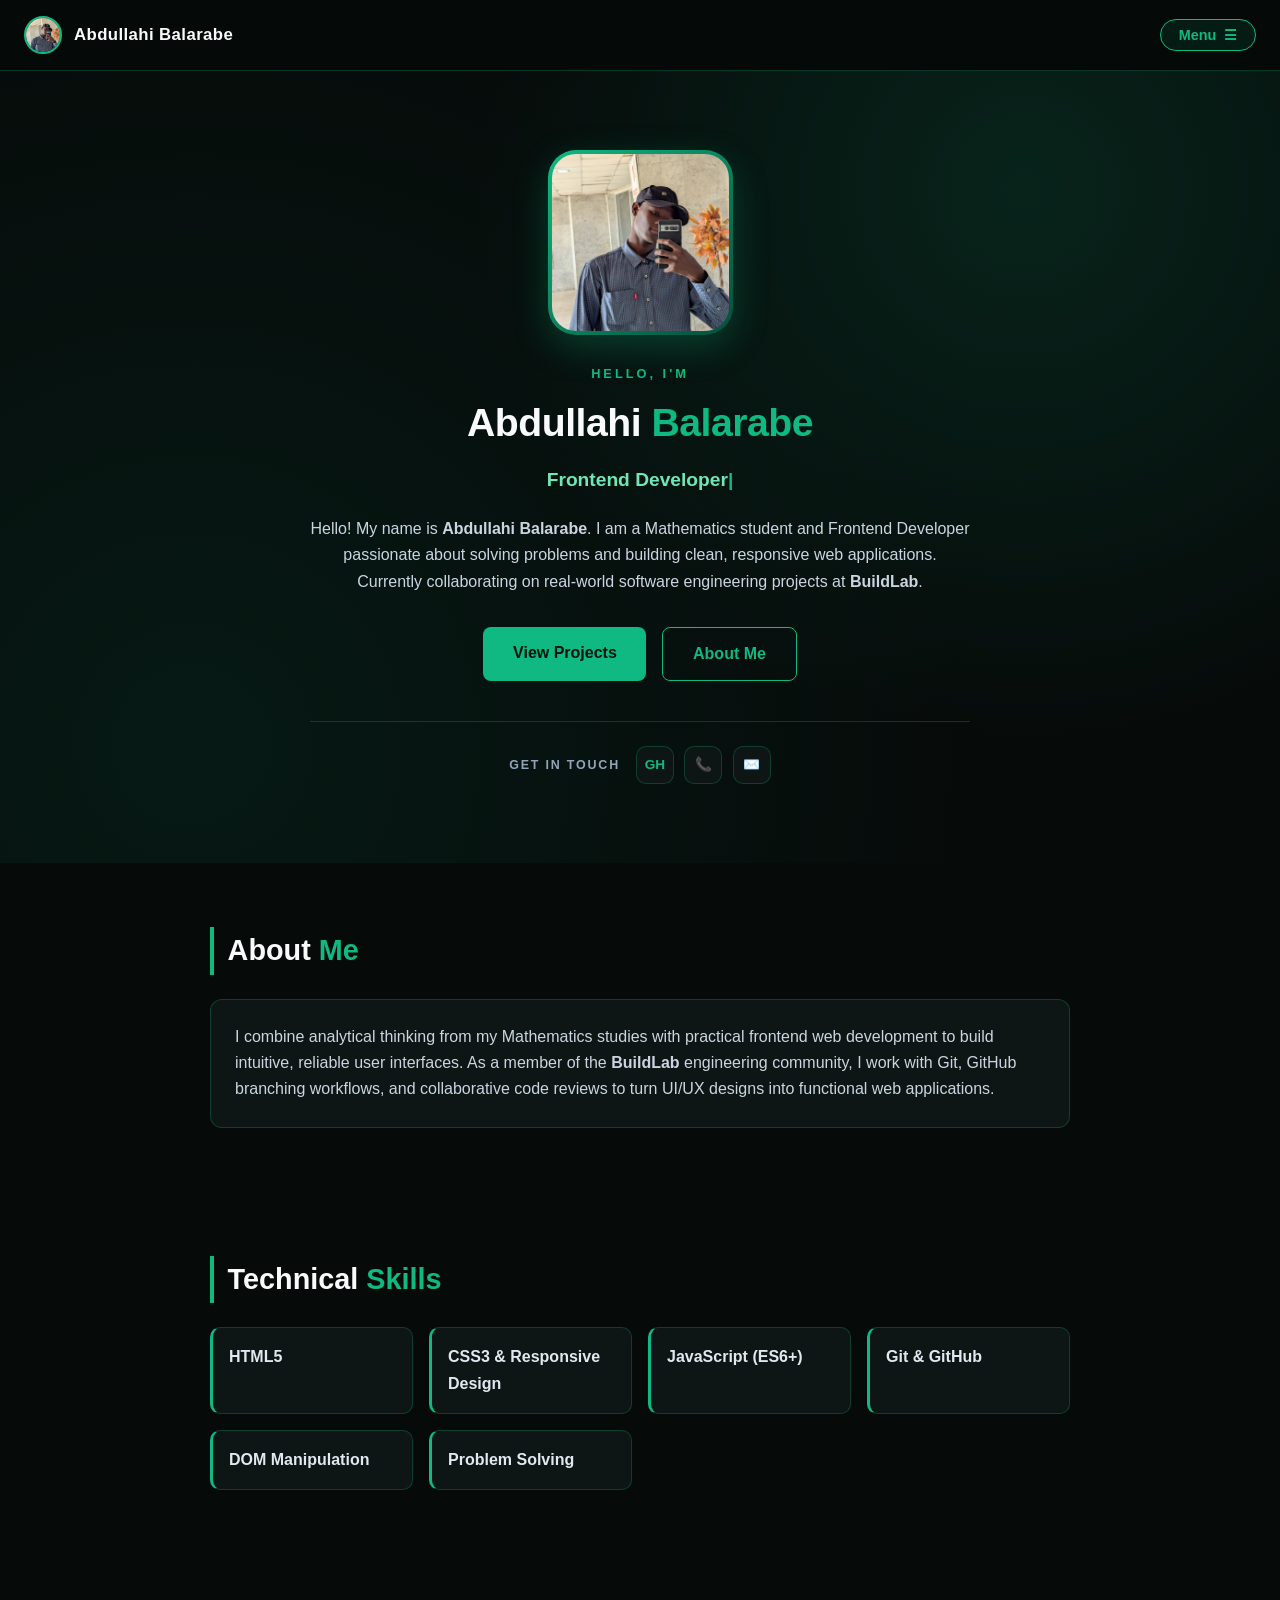
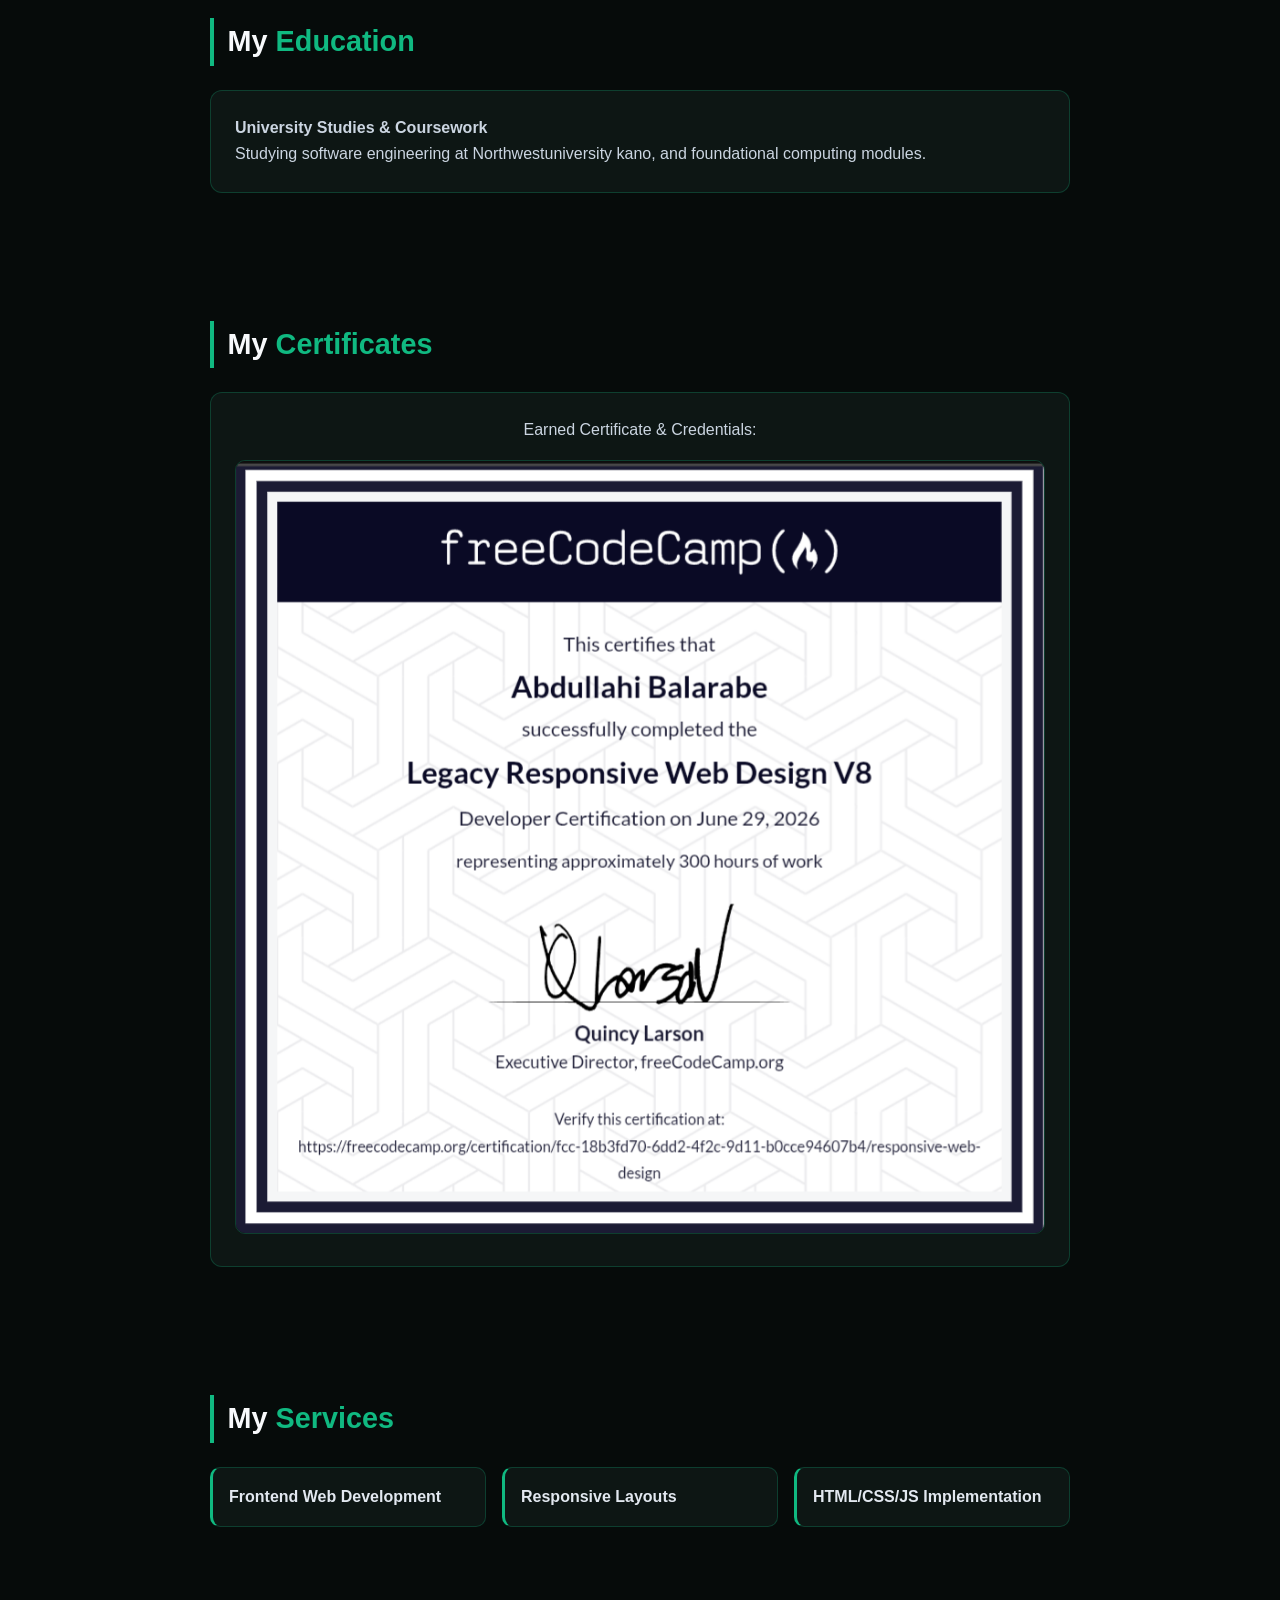
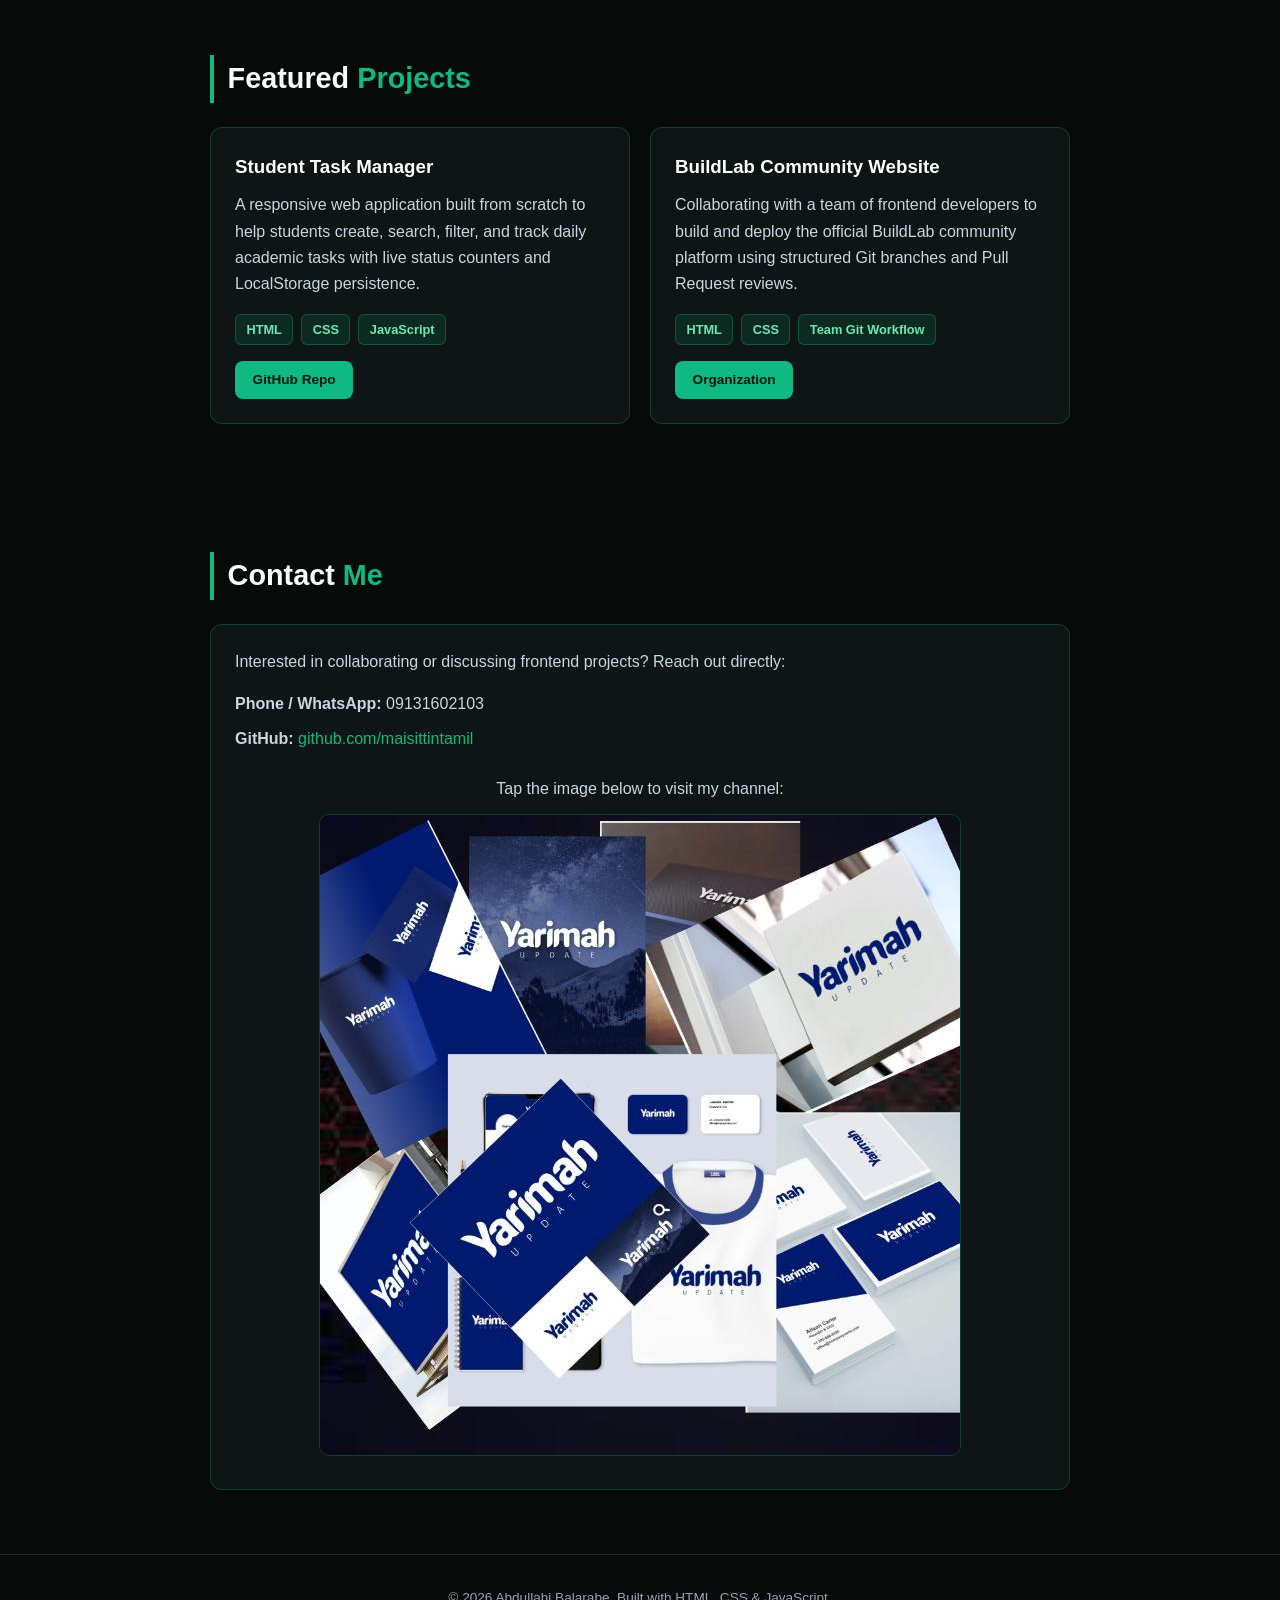
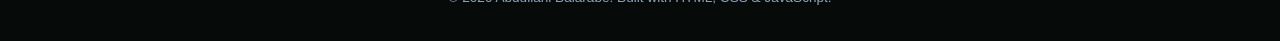
<file: index.html>
<!DOCTYPE html>
<html lang="en">
<head>
  <meta charset="UTF-8" />
  <meta name="viewport" content="width=device-width, initial-scale=1.0" />
  <title>Abdullahi Balarabe | Frontend Developer</title>
  <link rel="stylesheet" href="style.css" />
</head>
<body>

  <!-- Top Navigation Bar -->
  <header class="navbar">
    <div class="nav-brand">
      <img src="images/profile.jpg" alt="Abdullahi Balarabe" class="nav-avatar" />
      <span class="brand-name">Abdullahi Balarabe</span>
    </div>

    <button id="menu-toggle" class="menu-btn" aria-label="Toggle Menu" aria-expanded="false">
      <span>Menu</span>
      <span class="hamburger-icon">☰</span>
    </button>

    <!-- Dropdown Navigation Drawer -->
    <nav id="nav-drawer" class="nav-drawer">
      <a href="#home" class="nav-link">Home</a>
      <a href="#about" class="nav-link">About</a>
      <a href="#skills" class="nav-link">Skills</a>
      <a href="#education" class="nav-link">Education</a>
      <a href="#certificates" class="nav-link">Certificates</a>
      <a href="#services" class="nav-link">Services</a>
      <a href="#projects" class="nav-link">Projects</a>
      <a href="#contact" class="nav-link">Contact</a>
    </nav>
  </header>

  <!-- Hero Section -->
  <main id="home" class="hero">
    <div class="hero-content">
      <div class="profile-ring">
        <img src="images/profile.jpg" alt="Abdullahi Balarabe" class="hero-photo" />
      </div>

      <p class="hero-kicker">HELLO, I'M</p>
      <h1 class="hero-title">Abdullahi <span class="accent-text">Balarabe</span></h1>
      
      <div class="typing-wrapper">
        <span id="typed-role" class="typed-text">Frontend Developer</span><span class="cursor">|</span>
      </div>

      <p class="hero-bio">
        Hello! My name is <strong>Abdullahi Balarabe</strong>. I am a Mathematics student and Frontend Developer passionate about solving problems and building clean, responsive web applications. Currently collaborating on real-world software engineering projects at <strong>BuildLab</strong>.
      </p>

      <div class="hero-actions">
        <a href="#projects" class="btn btn-primary">View Projects</a>
        <a href="#about" class="btn btn-secondary">About Me</a>
      </div>

      <div class="social-strip">
        <span class="social-label">GET IN TOUCH</span>
        <div class="social-icons">
          <a href="https://github.com/maisittintamil" target="_blank" rel="noopener" class="icon-box" title="GitHub">GH</a>
          <a href="tel:09131602103" class="icon-box" title="Call Me">📞</a>
          <a href="#contact" class="icon-box" title="Message">✉️</a>
        </div>
      </div>
    </div>
  </main>

  <!-- About Section -->
  <section id="about" class="section">
    <div class="container">
      <h2 class="section-title">About <span class="accent-text">Me</span></h2>
      <div class="card">
        <p>
          I combine analytical thinking from my Mathematics studies with practical frontend web development to build intuitive, reliable user interfaces. As a member of the <strong>BuildLab</strong> engineering community, I work with Git, GitHub branching workflows, and collaborative code reviews to turn UI/UX designs into functional web applications.
        </p>
      </div>
    </div>
  </section>

  <!-- Skills Section -->
  <section id="skills" class="section">
    <div class="container">
      <h2 class="section-title">Technical <span class="accent-text">Skills</span></h2>
      <div class="skills-grid">
        <div class="skill-card">HTML5</div>
        <div class="skill-card">CSS3 & Responsive Design</div>
        <div class="skill-card">JavaScript (ES6+)</div>
        <div class="skill-card">Git & GitHub</div>
        <div class="skill-card">DOM Manipulation</div>
        <div class="skill-card">Problem Solving</div>
      </div>
    </div>
  </section>

  <!-- Education Section -->
  <section id="education" class="section">
    <div class="container">
      <h2 class="section-title">My <span class="accent-text">Education</span></h2>
      <div class="card">
        <p><strong>University Studies & Coursework</strong></p>
        <p>Studying software engineering at Northwestuniversity kano, and foundational computing modules.</p>
      </div>
    </div>
  </section>

   <!-- Certificates Section -->
  <section id="certificates" class="section">
    <div class="container">
      <h2 class="section-title">My <span class="accent-text">Certificates</span></h2>
      <div class="card" style="text-align: center;">
        <p style="margin-bottom: 1rem;">Earned Certificate &amp; Credentials:</p>
        <img src="images/photo2.jpg" alt="Abdullahi Balarabe Certificate" style="max-width: 100%; height: auto; border-radius: 10px; border: 1px solid var(--border-subtle);" />
      </div>
    </div>
  </section>

  <!-- Services Section -->
  <section id="services" class="section">
    <div class="container">
      <h2 class="section-title">My <span class="accent-text">Services</span></h2>
      <div class="skills-grid">
        <div class="skill-card">Frontend Web Development</div>
        <div class="skill-card">Responsive Layouts</div>
        <div class="skill-card">HTML/CSS/JS Implementation</div>
      </div>
    </div>
  </section>

  <!-- Projects Section -->
  <section id="projects" class="section">
    <div class="container">
      <h2 class="section-title">Featured <span class="accent-text">Projects</span></h2>
      <div class="projects-grid">
        
        <article class="project-card">
          <h3>Student Task Manager</h3>
          <p>
            A responsive web application built from scratch to help students create, search, filter, and track daily academic tasks with live status counters and LocalStorage persistence.
          </p>
          <div class="tech-tags">
            <span>HTML</span>
            <span>CSS</span>
            <span>JavaScript</span>
          </div>
          <div class="project-links">
            <a href="https://github.com/maisittintamil/buildlab-entry-task" target="_blank" rel="noopener" class="btn btn-sm">GitHub Repo</a>
          </div>
        </article>

        <article class="project-card">
          <h3>BuildLab Community Website</h3>
          <p>
            Collaborating with a team of frontend developers to build and deploy the official BuildLab community platform using structured Git branches and Pull Request reviews.
          </p>
          <div class="tech-tags">
            <span>HTML</span>
            <span>CSS</span>
            <span>Team Git Workflow</span>
          </div>
          <div class="project-links">
            <a href="https://github.com/buildlab-community" target="_blank" rel="noopener" class="btn btn-sm">Organization</a>
          </div>
        </article>

      </div>
    </div>
  </section>

    <!-- Contact Section -->
  <section id="contact" class="section">
    <div class="container">
      <h2 class="section-title">Contact <span class="accent-text">Me</span></h2>
      <div class="card contact-card">
        <p>Interested in collaborating or discussing frontend projects? Reach out directly:</p>
        <div class="contact-details">
          <p><strong>Phone / WhatsApp:</strong> 09131602103</p>
          <p><strong>GitHub:</strong> <a href="https://github.com/maisittintamil" target="_blank" rel="noopener">github.com/maisittintamil</a></p>
        </div>

        <div style="margin-top: 1.5rem; text-align: center;">
          <p style="margin-bottom: 0.75rem;">Tap the image below to visit my channel:</p>
          <a href="https://t.me/Ytech_core" target="_blank" rel="noopener" style="display: inline-block;">
            <img src="images/photo1.jpg" alt="Visit My Channel" style="max-width: 100%; height: auto; border-radius: 10px; border: 1px solid var(--border-subtle);" />
          </a>
        </div>
      </div>
    </div>
  </section>


  <footer class="footer">
    <p>&copy; 2026 Abdullahi Balarabe. Built with HTML, CSS &amp; JavaScript.</p>
  </footer>

  <script src="script.js"></script>
</body>
</html>
</file>
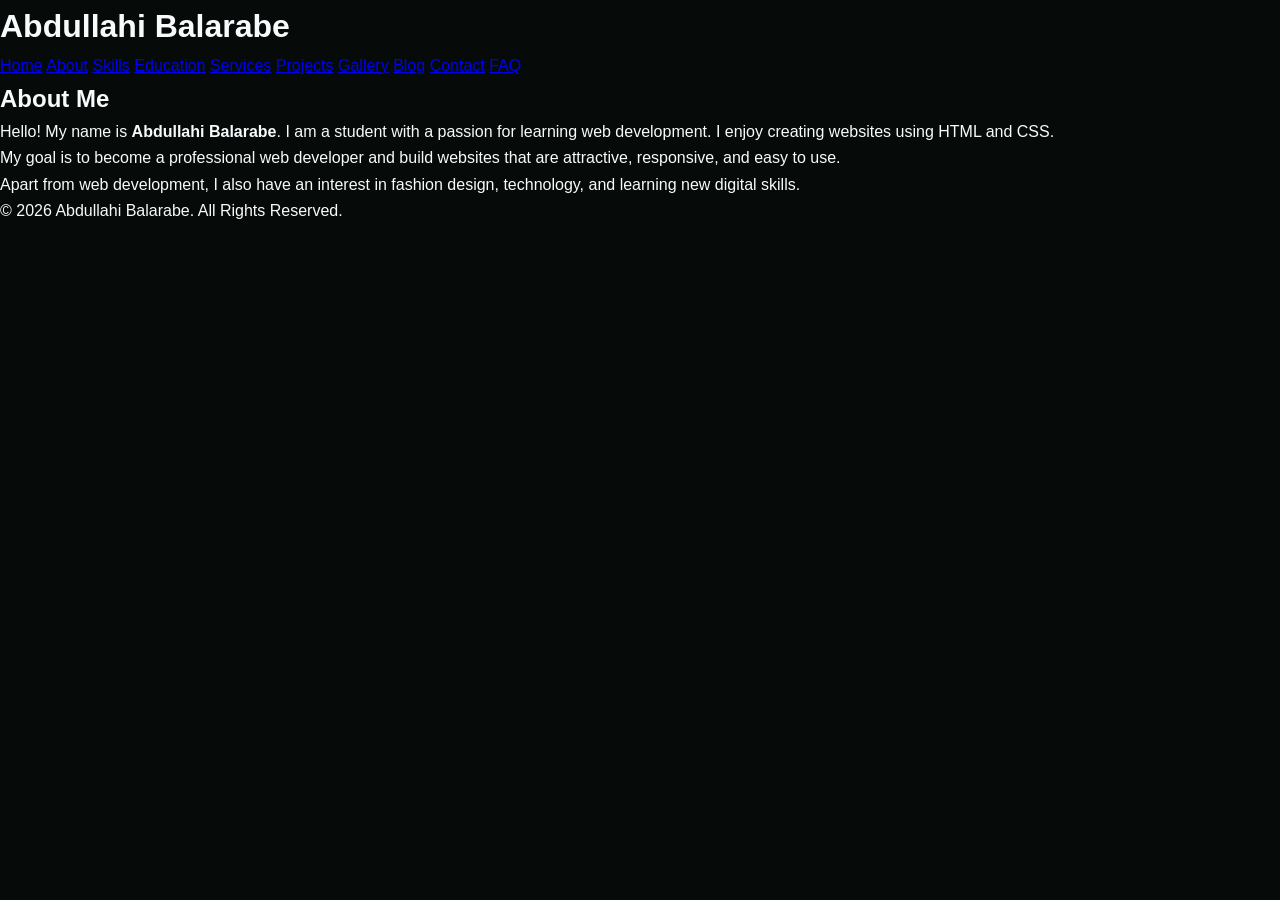
<file: about.html>
<!DOCTYPE html>
<html lang="en">
<head>
    <meta charset="UTF-8">
    <meta name="viewport" content="width=device-width, initial-scale=1.0">
    <title>About Me | Abdullahi Balarabe</title>

    <link rel="stylesheet" href="style.css">
</head>
<body>

    <!-- Header -->
    <header>
        <h1>Abdullahi Balarabe</h1>

        <nav>
            <a href="index.html">Home</a>
            <a href="about.html">About</a>
            <a href="skills.html">Skills</a>
            <a href="education.html">Education</a>
            <a href="services.html">Services</a>
            <a href="projects.html">Projects</a>
            <a href="gallery.html">Gallery</a>
            <a href="blog.html">Blog</a>
            <a href="contact.html">Contact</a>
            <a href="faq.html">FAQ</a>
        </nav>
    </header>

    <!-- Main Content -->
    <main>
        <h2>About Me</h2>

        <p>
            Hello! My name is <strong>Abdullahi Balarabe</strong>.
            I am a student with a passion for learning web development.
            I enjoy creating websites using HTML and CSS.
        </p>

        <p>
            My goal is to become a professional web developer and build
            websites that are attractive, responsive, and easy to use.
        </p>

        <p>
            Apart from web development, I also have an interest in fashion
            design, technology, and learning new digital skills.
        </p>
    </main>

    <!-- Footer -->
    <footer>
        <p>&copy; 2026 Abdullahi Balarabe. All Rights Reserved.</p>
    </footer>

</body>
</html>
</file>
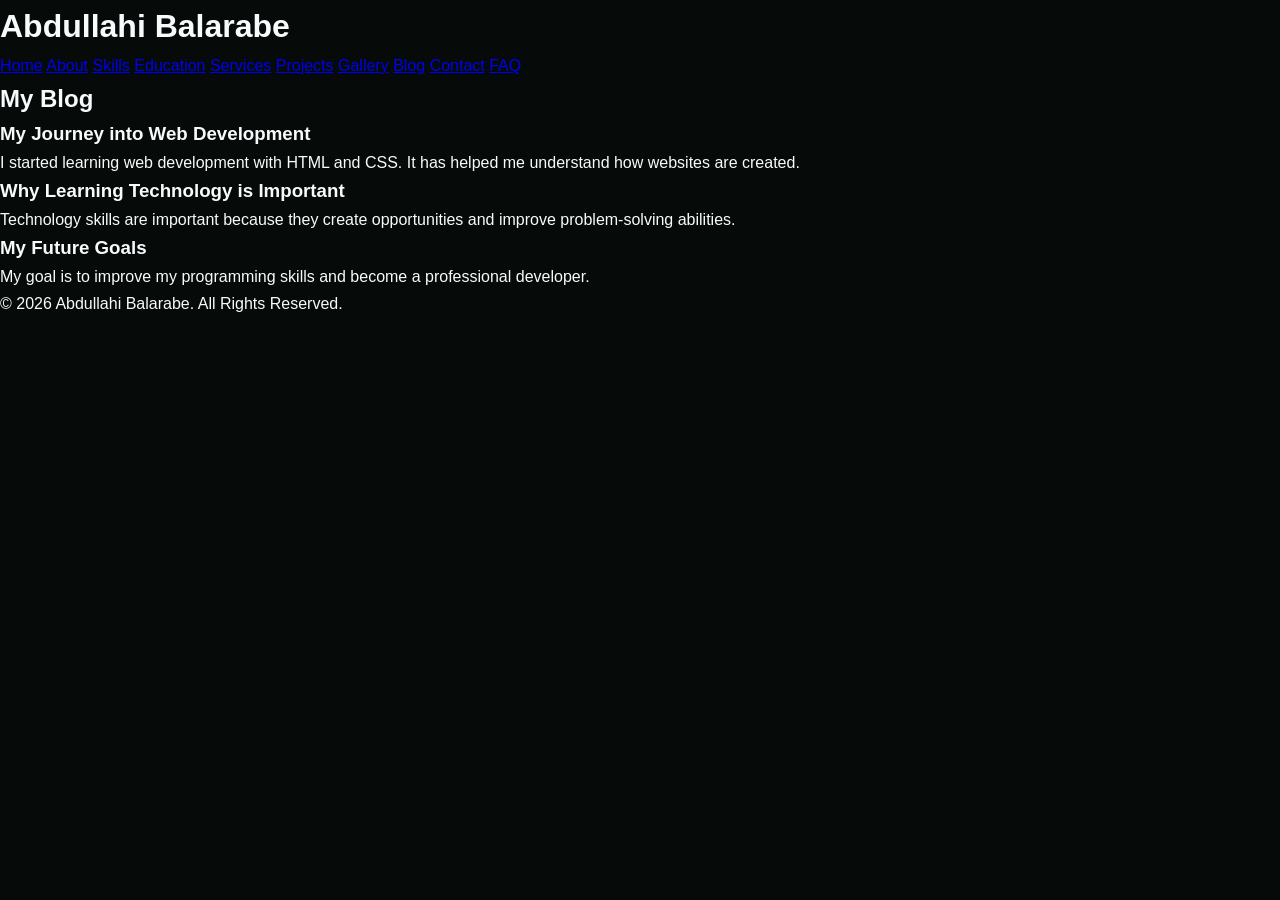
<file: blog.html>
<!DOCTYPE html>
<html lang="en">
<head>
    <meta charset="UTF-8">
    <meta name="viewport" content="width=device-width, initial-scale=1.0">
    <title>Blog | Abdullahi Balarabe</title>

    <link rel="stylesheet" href="style.css">
</head>
<body>

    <!-- Header -->
    <header>
        <h1>Abdullahi Balarabe</h1>

        <nav>
            <a href="index.html">Home</a>
            <a href="about.html">About</a>
            <a href="skills.html">Skills</a>
            <a href="education.html">Education</a>
            <a href="services.html">Services</a>
            <a href="projects.html">Projects</a>
            <a href="gallery.html">Gallery</a>
            <a href="blog.html">Blog</a>
            <a href="contact.html">Contact</a>
            <a href="faq.html">FAQ</a>
        </nav>
    </header>

    <!-- Main Content -->
    <main>
        <h2>My Blog</h2>

        <div class="blog-post">
            <h3>My Journey into Web Development</h3>
            <p>
                I started learning web development with HTML and CSS.
                It has helped me understand how websites are created.
            </p>
        </div>


        <div class="blog-post">
            <h3>Why Learning Technology is Important</h3>
            <p>
                Technology skills are important because they create
                opportunities and improve problem-solving abilities.
            </p>
        </div>


        <div class="blog-post">
            <h3>My Future Goals</h3>
            <p>
                My goal is to improve my programming skills and become
                a professional developer.
            </p>
        </div>

    </main>


    <!-- Footer -->
    <footer>
        <p>&copy; 2026 Abdullahi Balarabe. All Rights Reserved.</p>
    </footer>


</body>
</html>
</file>
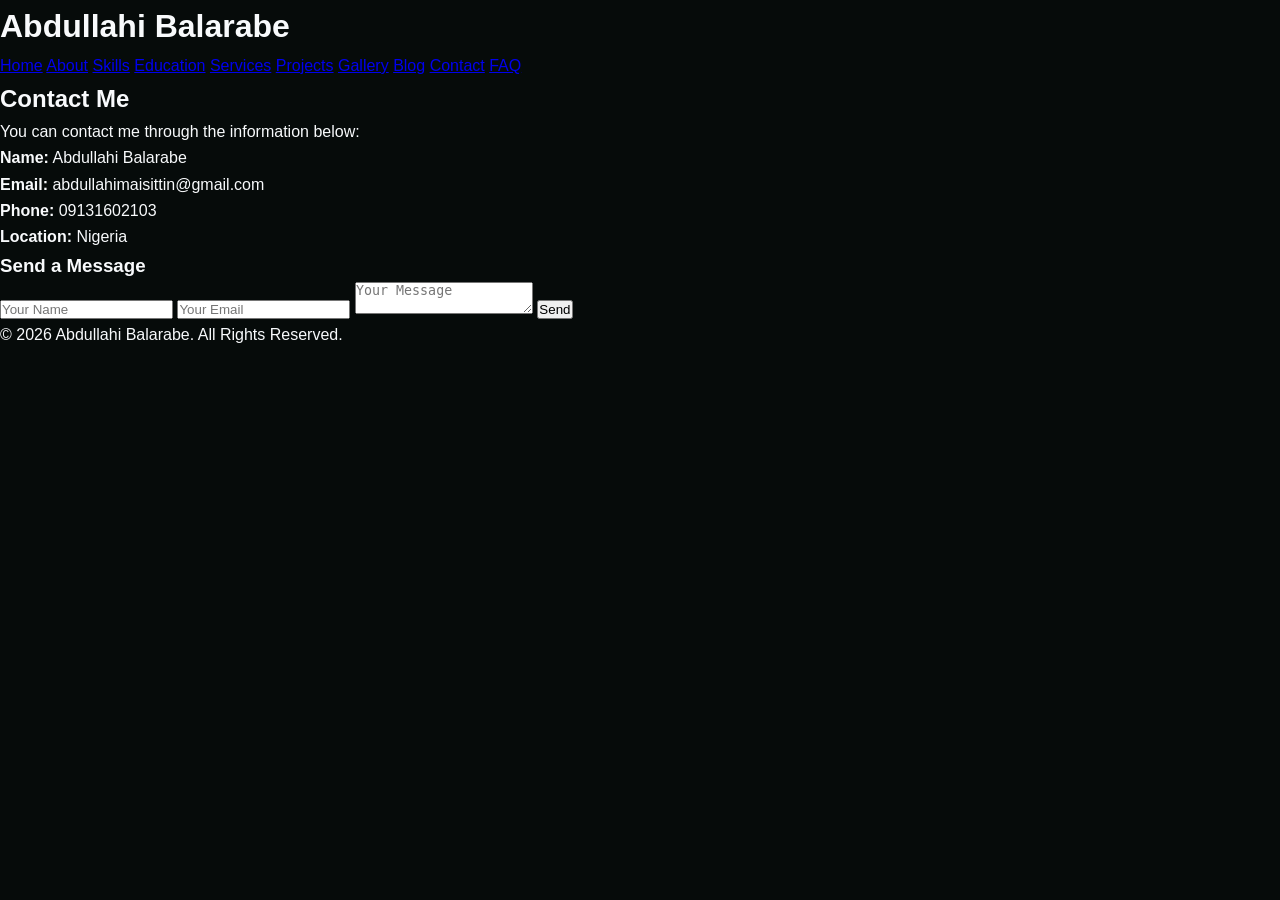
<file: contact.html>
<!DOCTYPE html>
<html lang="en">
<head>
    <meta charset="UTF-8">
    <meta name="viewport" content="width=device-width, initial-scale=1.0">
    <title>Contact | Abdullahi Balarabe</title>

    <link rel="stylesheet" href="style.css">
</head>
<body>

    <!-- Header -->
    <header>
        <h1>Abdullahi Balarabe</h1>

        <nav>
            <a href="index.html">Home</a>
            <a href="about.html">About</a>
            <a href="skills.html">Skills</a>
            <a href="education.html">Education</a>
            <a href="services.html">Services</a>
            <a href="projects.html">Projects</a>
            <a href="gallery.html">Gallery</a>
            <a href="blog.html">Blog</a>
            <a href="contact.html">Contact</a>
            <a href="faq.html">FAQ</a>
        </nav>
    </header>


    <!-- Main Content -->
    <main>
        <h2>Contact Me</h2>

        <p>You can contact me through the information below:</p>

        <div class="contact-box">

            <p><strong>Name:</strong> Abdullahi Balarabe</p>

            <p><strong>Email:</strong> abdullahimaisittin@gmail.com</p>

            <p><strong>Phone:</strong> 09131602103</p>

            <p><strong>Location:</strong> Nigeria</p>

        </div>


        <h3>Send a Message</h3>

        <form>

            <input type="text" placeholder="Your Name">

            <input type="email" placeholder="Your Email">

            <textarea placeholder="Your Message"></textarea>

            <button type="submit">
                Send
            </button>

        </form>

    </main>


    <!-- Footer -->
    <footer>
        <p>&copy; 2026 Abdullahi Balarabe. All Rights Reserved.</p>
    </footer>


</body>
</html>
</file>
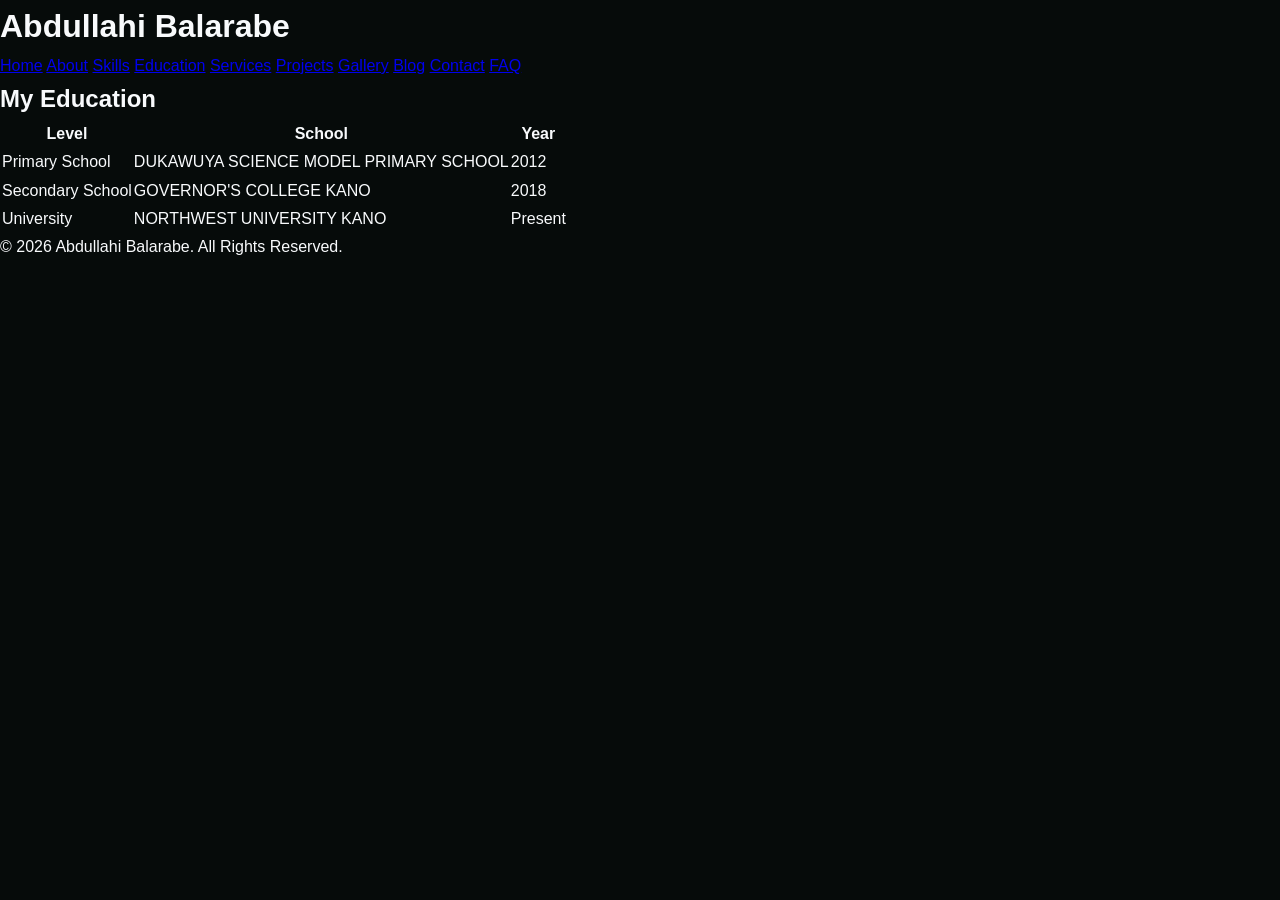
<file: education.html>
<!DOCTYPE html>
<html lang="en">
<head>
    <meta charset="UTF-8">
    <meta name="viewport" content="width=device-width, initial-scale=1.0">
    <title>Education | Abdullahi Balarabe</title>

    <link rel="stylesheet" href="style.css">
</head>
<body>

    <!-- Header -->
    <header>
        <h1>Abdullahi Balarabe</h1>

        <nav>
            <a href="index.html">Home</a>
            <a href="about.html">About</a>
            <a href="skills.html">Skills</a>
            <a href="education.html">Education</a>
            <a href="services.html">Services</a>
            <a href="projects.html">Projects</a>
            <a href="gallery.html">Gallery</a>
            <a href="blog.html">Blog</a>
            <a href="contact.html">Contact</a>
            <a href="faq.html">FAQ</a>
        </nav>
    </header>

    <!-- Main Content -->
    <main>
        <h2>My Education</h2>

        <table>
            <tr>
                <th>Level</th>
                <th>School</th>
                <th>Year</th>
            </tr>

            <tr>
                <td>Primary School</td>
                <td>DUKAWUYA SCIENCE MODEL PRIMARY SCHOOL</td>
                <td>2012</td>
            </tr>

            <tr>
                <td>Secondary School</td>
                <td>GOVERNOR'S COLLEGE KANO</td>
                <td>2018</td>
            </tr>

            <tr>
                <td>University</td>
                <td>NORTHWEST UNIVERSITY KANO</td>
                <td>Present</td>
            </tr>
        </table>
    </main>

    <!-- Footer -->
    <footer>
        <p>&copy; 2026 Abdullahi Balarabe. All Rights Reserved.</p>
    </footer>

</body>
</html>
</file>
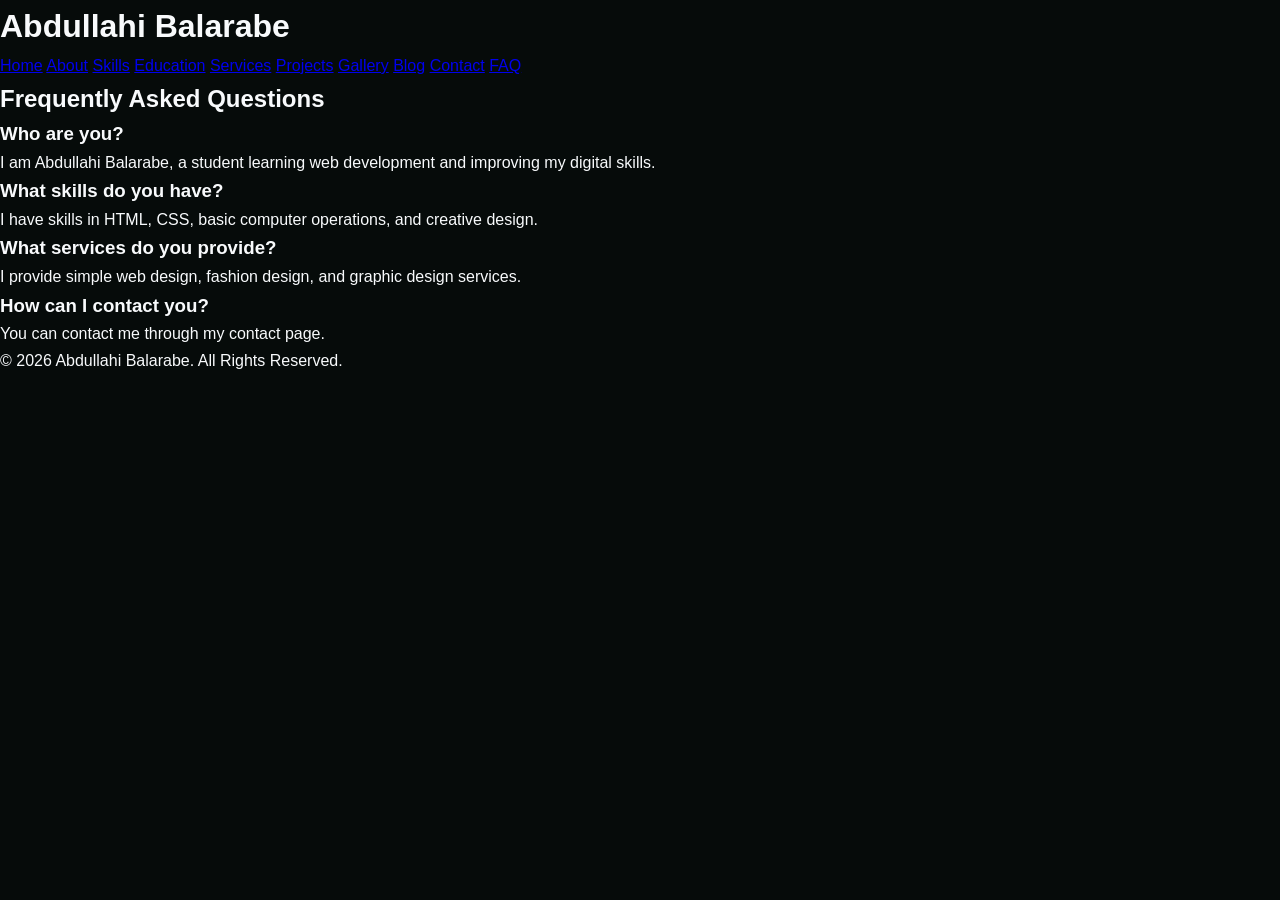
<file: faq.html>
<!DOCTYPE html>
<html lang="en">
<head>
    <meta charset="UTF-8">
    <meta name="viewport" content="width=device-width, initial-scale=1.0">
    <title>FAQ | Abdullahi Balarabe</title>

    <link rel="stylesheet" href="style.css">
</head>
<body>

    <!-- Header -->
    <header>
        <h1>Abdullahi Balarabe</h1>

        <nav>
            <a href="index.html">Home</a>
            <a href="about.html">About</a>
            <a href="skills.html">Skills</a>
            <a href="education.html">Education</a>
            <a href="services.html">Services</a>
            <a href="projects.html">Projects</a>
            <a href="gallery.html">Gallery</a>
            <a href="blog.html">Blog</a>
            <a href="contact.html">Contact</a>
            <a href="faq.html">FAQ</a>
        </nav>
    </header>


    <!-- Main Content -->
    <main>

        <h2>Frequently Asked Questions</h2>


        <div class="faq-box">

            <h3>Who are you?</h3>
            <p>
                I am Abdullahi Balarabe, a student learning web development
                and improving my digital skills.
            </p>

        </div>


        <div class="faq-box">

            <h3>What skills do you have?</h3>
            <p>
                I have skills in HTML, CSS, basic computer operations,
                and creative design.
            </p>

        </div>


        <div class="faq-box">

            <h3>What services do you provide?</h3>
            <p>
                I provide simple web design, fashion design, and
                graphic design services.
            </p>

        </div>


        <div class="faq-box">

            <h3>How can I contact you?</h3>
            <p>
                You can contact me through my contact page.
            </p>

        </div>


    </main>


    <!-- Footer -->
    <footer>
        <p>&copy; 2026 Abdullahi Balarabe. All Rights Reserved.</p>
    </footer>


</body>
</html>
</file>
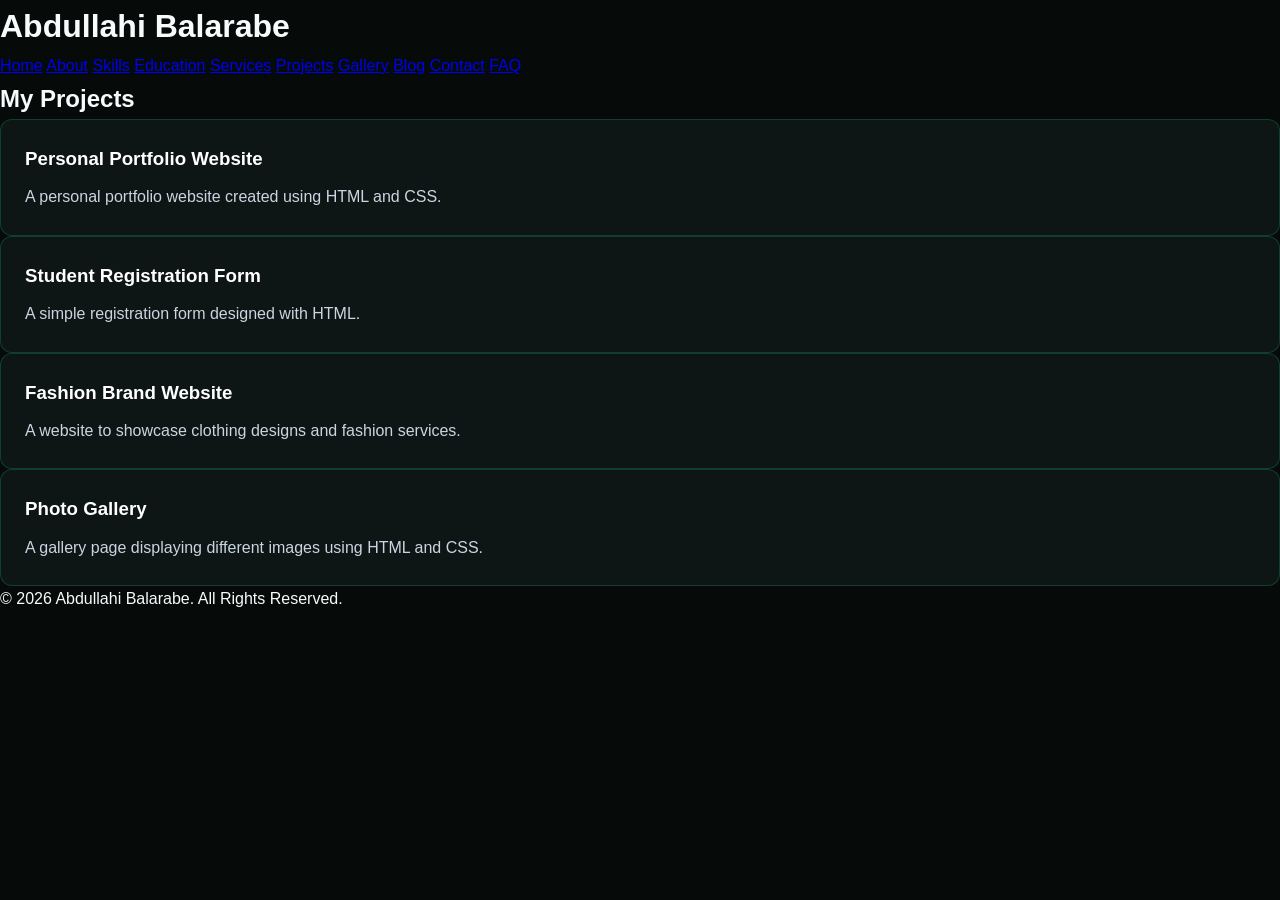
<file: projects.html>
<!DOCTYPE html>
<html lang="en">
<head>
    <meta charset="UTF-8">
    <meta name="viewport" content="width=device-width, initial-scale=1.0">
    <title>Projects | Abdullahi Balarabe</title>

    <link rel="stylesheet" href="style.css">
</head>
<body>

    <!-- Header -->
    <header>
        <h1>Abdullahi Balarabe</h1>

        <nav>
            <a href="index.html">Home</a>
            <a href="about.html">About</a>
            <a href="skills.html">Skills</a>
            <a href="education.html">Education</a>
            <a href="services.html">Services</a>
            <a href="projects.html">Projects</a>
            <a href="gallery.html">Gallery</a>
            <a href="blog.html">Blog</a>
            <a href="contact.html">Contact</a>
            <a href="faq.html">FAQ</a>
        </nav>
    </header>

    <!-- Main Content -->
    <main>
        <h2>My Projects</h2>

        <div class="project-card">
            <h3>Personal Portfolio Website</h3>
            <p>A personal portfolio website created using HTML and CSS.</p>
        </div>

        <div class="project-card">
            <h3>Student Registration Form</h3>
            <p>A simple registration form designed with HTML.</p>
        </div>

        <div class="project-card">
            <h3>Fashion Brand Website</h3>
            <p>A website to showcase clothing designs and fashion services.</p>
        </div>

        <div class="project-card">
            <h3>Photo Gallery</h3>
            <p>A gallery page displaying different images using HTML and CSS.</p>
        </div>

    </main>

    <!-- Footer -->
    <footer>
        <p>&copy; 2026 Abdullahi Balarabe. All Rights Reserved.</p>
    </footer>

</body>
</html>
</file>
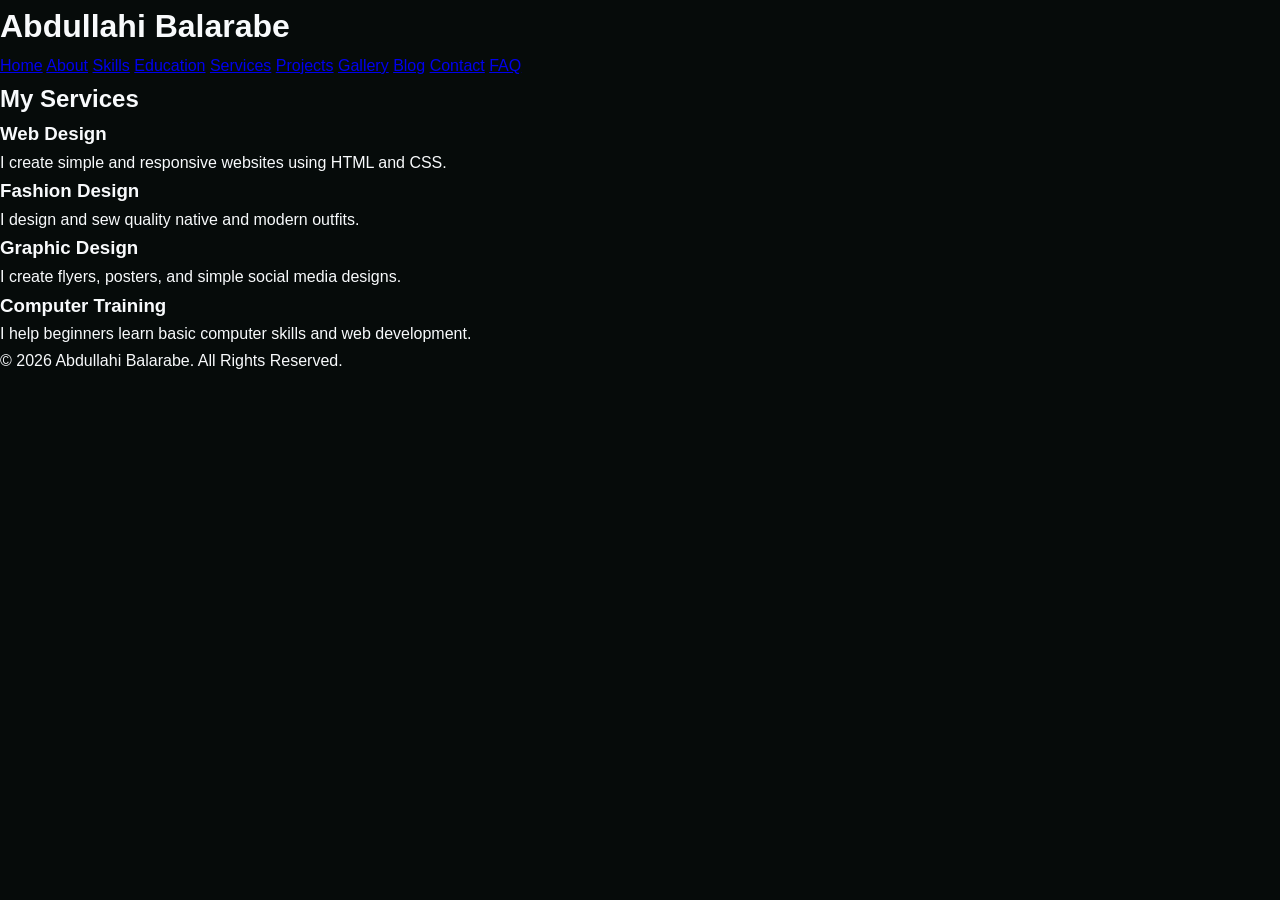
<file: services.html>
<!DOCTYPE html>
<html lang="en">
<head>
    <meta charset="UTF-8">
    <meta name="viewport" content="width=device-width, initial-scale=1.0">
    <title>Services | Abdullahi Balarabe</title>

    <link rel="stylesheet" href="style.css">
</head>
<body>

    <!-- Header -->
    <header>
        <h1>Abdullahi Balarabe</h1>

        <nav>
            <a href="index.html">Home</a>
            <a href="about.html">About</a>
            <a href="skills.html">Skills</a>
            <a href="education.html">Education</a>
            <a href="services.html">Services</a>
            <a href="projects.html">Projects</a>
            <a href="gallery.html">Gallery</a>
            <a href="blog.html">Blog</a>
            <a href="contact.html">Contact</a>
            <a href="faq.html">FAQ</a>
        </nav>
    </header>

    <!-- Main Content -->
    <main>
        <h2>My Services</h2>

        <div class="service-card">
            <h3>Web Design</h3>
            <p>I create simple and responsive websites using HTML and CSS.</p>
        </div>

        <div class="service-card">
            <h3>Fashion Design</h3>
            <p>I design and sew quality native and modern outfits.</p>
        </div>

        <div class="service-card">
            <h3>Graphic Design</h3>
            <p>I create flyers, posters, and simple social media designs.</p>
        </div>

        <div class="service-card">
            <h3>Computer Training</h3>
            <p>I help beginners learn basic computer skills and web development.</p>
        </div>

    </main>

    <!-- Footer -->
    <footer>
        <p>&copy; 2026 Abdullahi Balarabe. All Rights Reserved.</p>
    </footer>

</body>
</html>
</file>
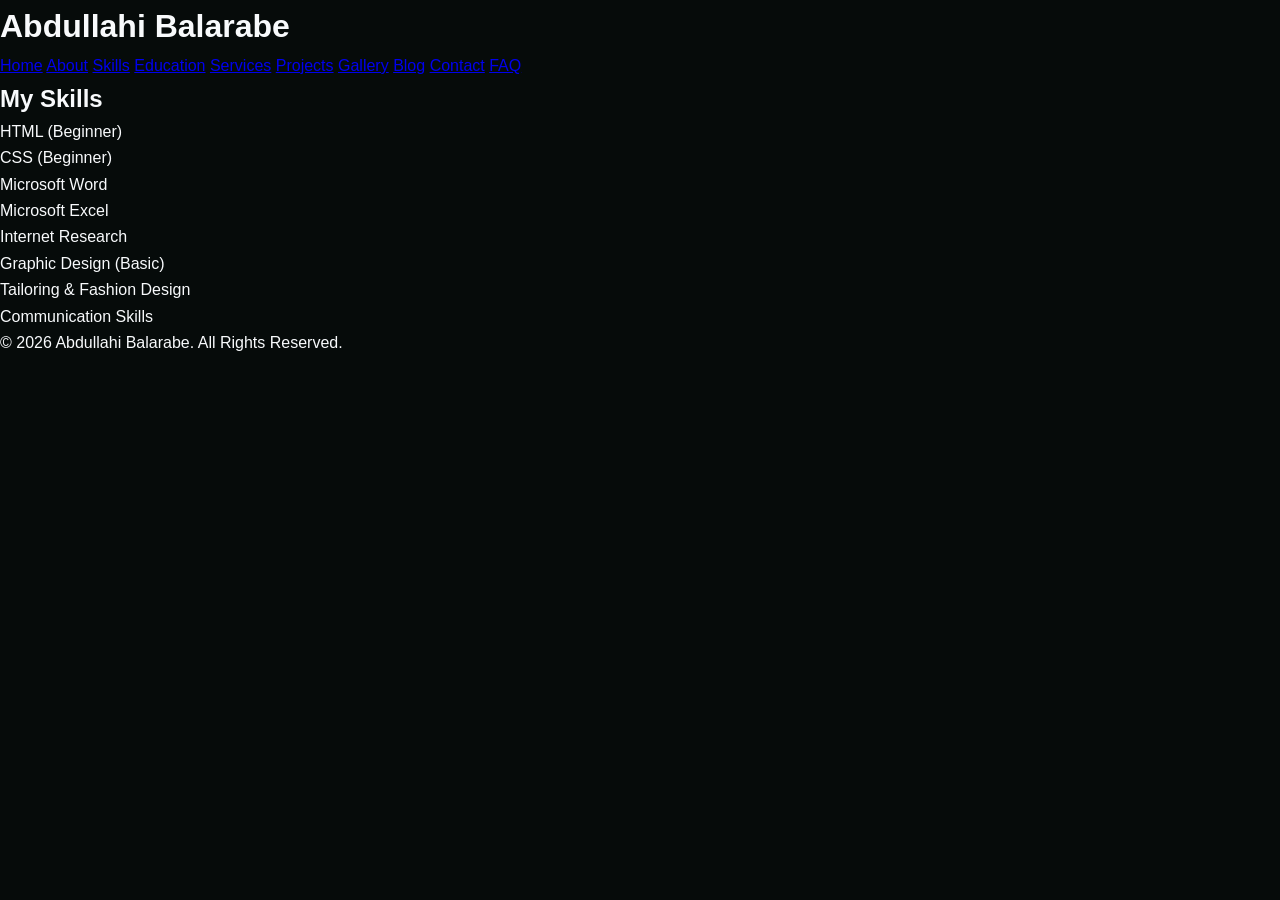
<file: skills.html>
<!DOCTYPE html>
<html lang="en">
<head>
    <meta charset="UTF-8">
    <meta name="viewport" content="width=device-width, initial-scale=1.0">
    <title>Skills | Abdullahi Balarabe</title>

    <link rel="stylesheet" href="style.css">
</head>
<body>

    <!-- Header -->
    <header>
        <h1>Abdullahi Balarabe</h1>

        <nav>
            <a href="index.html">Home</a>
            <a href="about.html">About</a>
            <a href="skills.html">Skills</a>
            <a href="education.html">Education</a>
            <a href="services.html">Services</a>
            <a href="projects.html">Projects</a>
            <a href="gallery.html">Gallery</a>
            <a href="blog.html">Blog</a>
            <a href="contact.html">Contact</a>
            <a href="faq.html">FAQ</a>
        </nav>
    </header>

    <!-- Main Content -->
    <main>
        <h2>My Skills</h2>

        <ul>
            <li>HTML (Beginner)</li>
            <li>CSS (Beginner)</li>
            <li>Microsoft Word</li>
            <li>Microsoft Excel</li>
            <li>Internet Research</li>
            <li>Graphic Design (Basic)</li>
            <li>Tailoring & Fashion Design</li>
            <li>Communication Skills</li>
        </ul>
    </main>

    <!-- Footer -->
    <footer>
        <p>&copy; 2026 Abdullahi Balarabe. All Rights Reserved.</p>
    </footer>

</body>
</html>
</file>
<file: style.css>
:root {
  --bg-dark: #060b0a;
  --bg-card: #0d1614;
  --bg-nav: rgba(6, 11, 10, 0.94);
  --primary: #10b981;
  --primary-hover: #059669;
  --accent-muted: #94a3b8;
  --text-main: #f8fafc;
  --text-sub: #cbd5e1;
  --border-subtle: rgba(16, 185, 129, 0.25);
}

* {
  margin: 0;
  padding: 0;
  box-sizing: border-box;
  scroll-behavior: smooth;
}

body {
  font-family: 'Inter', 'Segoe UI', Roboto, Helvetica, Arial, sans-serif;
  background-color: var(--bg-dark);
  color: var(--text-main);
  line-height: 1.65;
}

/* Navbar & Pill Menu Button */
.navbar {
  position: sticky;
  top: 0;
  z-index: 1000;
  display: flex;
  justify-content: space-between;
  align-items: center;
  padding: 1rem 1.5rem;
  background: var(--bg-nav);
  border-bottom: 1px solid var(--border-subtle);
  backdrop-filter: blur(12px);
}

.nav-brand {
  display: flex;
  align-items: center;
  gap: 0.75rem;
}

.nav-avatar {
  width: 38px;
  height: 38px;
  border-radius: 50%;
  object-fit: cover;
  border: 2px solid var(--primary);
}

.brand-name {
  font-weight: 700;
  font-size: 1.05rem;
  letter-spacing: 0.4px;
}

.menu-btn {
  display: flex;
  align-items: center;
  gap: 0.5rem;
  background: rgba(16, 185, 129, 0.1);
  color: var(--primary);
  border: 1px solid var(--primary);
  padding: 0.45rem 1.1rem;
  border-radius: 999px;
  font-size: 0.9rem;
  font-weight: 600;
  cursor: pointer;
  transition: all 0.2s ease;
}

.menu-btn:hover {
  background: var(--primary);
  color: #04130e;
}

/* Dropdown Menu Drawer */
.nav-drawer {
  position: absolute;
  top: 110%;
  right: 1.5rem;
  width: 230px;
  background: var(--bg-card);
  border: 1px solid var(--border-subtle);
  border-radius: 14px;
  padding: 0.75rem;
  display: none;
  flex-direction: column;
  gap: 0.35rem;
  box-shadow: 0 16px 36px rgba(0, 0, 0, 0.75);
}

.nav-drawer.open {
  display: flex;
}

.nav-link {
  color: var(--text-sub);
  text-decoration: none;
  padding: 0.65rem 1rem;
  border-radius: 8px;
  font-weight: 500;
  transition: background 0.2s, color 0.2s, padding-left 0.2s;
}

.nav-link:hover {
  background: rgba(16, 185, 129, 0.15);
  color: var(--primary);
  padding-left: 1.25rem;
}

/* Hero Section */
.hero {
  min-height: 88vh;
  display: flex;
  align-items: center;
  justify-content: center;
  text-align: center;
  padding: 2.5rem 1.5rem;
  background:
    radial-gradient(circle at 80% 15%, rgba(16, 185, 129, 0.14) 0%, transparent 45%),
    radial-gradient(circle at 15% 85%, rgba(6, 78, 59, 0.22) 0%, var(--bg-dark) 60%);
}

.hero-content {
  max-width: 660px;
  width: 100%;
}

/* Distinct Rounded-Square Profile Frame */
.profile-ring {
  width: 185px;
  height: 185px;
  margin: 0 auto 1.75rem;
  border-radius: 28px;
  padding: 4px;
  background: linear-gradient(135deg, #10b981, #064e3b);
  box-shadow: 0 12px 35px rgba(16, 185, 129, 0.25);
}

.hero-photo {
  width: 100%;
  height: 100%;
  border-radius: 24px;
  object-fit: cover;
  display: block;
}

.hero-kicker {
  font-size: 0.8rem;
  letter-spacing: 3px;
  color: var(--primary);
  font-weight: 700;
  margin-bottom: 0.45rem;
}

.hero-title {
  font-size: 2.45rem;
  font-weight: 800;
  margin-bottom: 0.5rem;
  letter-spacing: -0.5px;
}

.accent-text {
  color: var(--primary);
}

.typing-wrapper {
  font-size: 1.2rem;
  font-weight: 600;
  color: #6ee7b7;
  margin-bottom: 1.25rem;
  min-height: 1.8rem;
}

.cursor {
  color: var(--primary);
  animation: blink 0.8s infinite;
}

@keyframes blink {
  0%, 100% { opacity: 1; }
  50% { opacity: 0; }
}

.hero-bio {
  color: var(--text-sub);
  font-size: 1rem;
  margin-bottom: 2rem;
}

/* Distinct Solid + Outline Button Pair */
.hero-actions {
  display: flex;
  gap: 1rem;
  justify-content: center;
  flex-wrap: wrap;
  margin-bottom: 2.5rem;
}

.btn {
  display: inline-block;
  padding: 0.8rem 1.85rem;
  border-radius: 8px;
  font-weight: 600;
  text-decoration: none;
  transition: transform 0.15s, background 0.2s, color 0.2s;
}

.btn:active {
  transform: scale(0.98);
}

.btn-primary {
  background: var(--primary);
  color: #03150e;
}

.btn-primary:hover {
  background: var(--primary-hover);
  color: #ffffff;
}

.btn-secondary {
  background: transparent;
  color: var(--primary);
  border: 1.5px solid var(--primary);
}

.btn-secondary:hover {
  background: rgba(16, 185, 129, 0.12);
}

.btn-sm {
  padding: 0.5rem 1.1rem;
  font-size: 0.85rem;
  background: var(--primary);
  color: #03150e;
}

.btn-sm:hover {
  background: var(--primary-hover);
  color: #ffffff;
}

/* Social Strip */
.social-strip {
  display: flex;
  align-items: center;
  justify-content: center;
  gap: 1rem;
  border-top: 1px solid var(--border-subtle);
  padding-top: 1.5rem;
}

.social-label {
  font-size: 0.78rem;
  letter-spacing: 1.8px;
  color: var(--accent-muted);
  font-weight: 600;
}

.social-icons {
  display: flex;
  gap: 0.65rem;
}

.icon-box {
  width: 38px;
  height: 38px;
  display: flex;
  align-items: center;
  justify-content: center;
  border-radius: 10px;
  border: 1px solid var(--border-subtle);
  background: var(--bg-card);
  color: var(--primary);
  text-decoration: none;
  font-size: 0.85rem;
  font-weight: 700;
  transition: border-color 0.2s, transform 0.2s;
}

.icon-box:hover {
  border-color: var(--primary);
  transform: translateY(-2px);
}

/* Sections & Left-Accented Cards */
.section {
  padding: 4rem 1.5rem;
}

.container {
  max-width: 860px;
  margin: 0 auto;
}

.section-title {
  font-size: 1.8rem;
  margin-bottom: 1.5rem;
  text-align: left;
  border-left: 4px solid var(--primary);
  padding-left: 0.85rem;
}

.card, .project-card {
  background: var(--bg-card);
  border: 1px solid var(--border-subtle);
  border-radius: 12px;
  padding: 1.5rem;
  color: var(--text-sub);
}

.skills-grid {
  display: grid;
  grid-template-columns: repeat(auto-fit, minmax(165px, 1fr));
  gap: 1rem;
}

.skill-card {
  background: var(--bg-card);
  border: 1px solid var(--border-subtle);
  border-left: 3px solid var(--primary);
  padding: 1rem;
  border-radius: 10px;
  text-align: left;
  font-weight: 600;
  color: #e2e8f0;
}

.projects-grid {
  display: grid;
  grid-template-columns: repeat(auto-fit, minmax(280px, 1fr));
  gap: 1.25rem;
}

.project-card h3 {
  color: #ffffff;
  margin-bottom: 0.6rem;
}

.tech-tags {
  display: flex;
  flex-wrap: wrap;
  gap: 0.5rem;
  margin: 1rem 0;
}

.tech-tags span {
  background: rgba(16, 185, 129, 0.12);
  color: #6ee7b7;
  border: 1px solid rgba(16, 185, 129, 0.3);
  padding: 0.25rem 0.65rem;
  border-radius: 6px;
  font-size: 0.8rem;
  font-weight: 600;
}

.contact-card a {
  color: var(--primary);
  text-decoration: none;
}

.contact-details {
  margin-top: 1rem;
  display: flex;
  flex-direction: column;
  gap: 0.5rem;
}

.footer {
  text-align: center;
  padding: 2rem 1rem;
  color: var(--accent-muted);
  font-size: 0.85rem;
  border-top: 1px solid var(--border-subtle);
}
</file>
